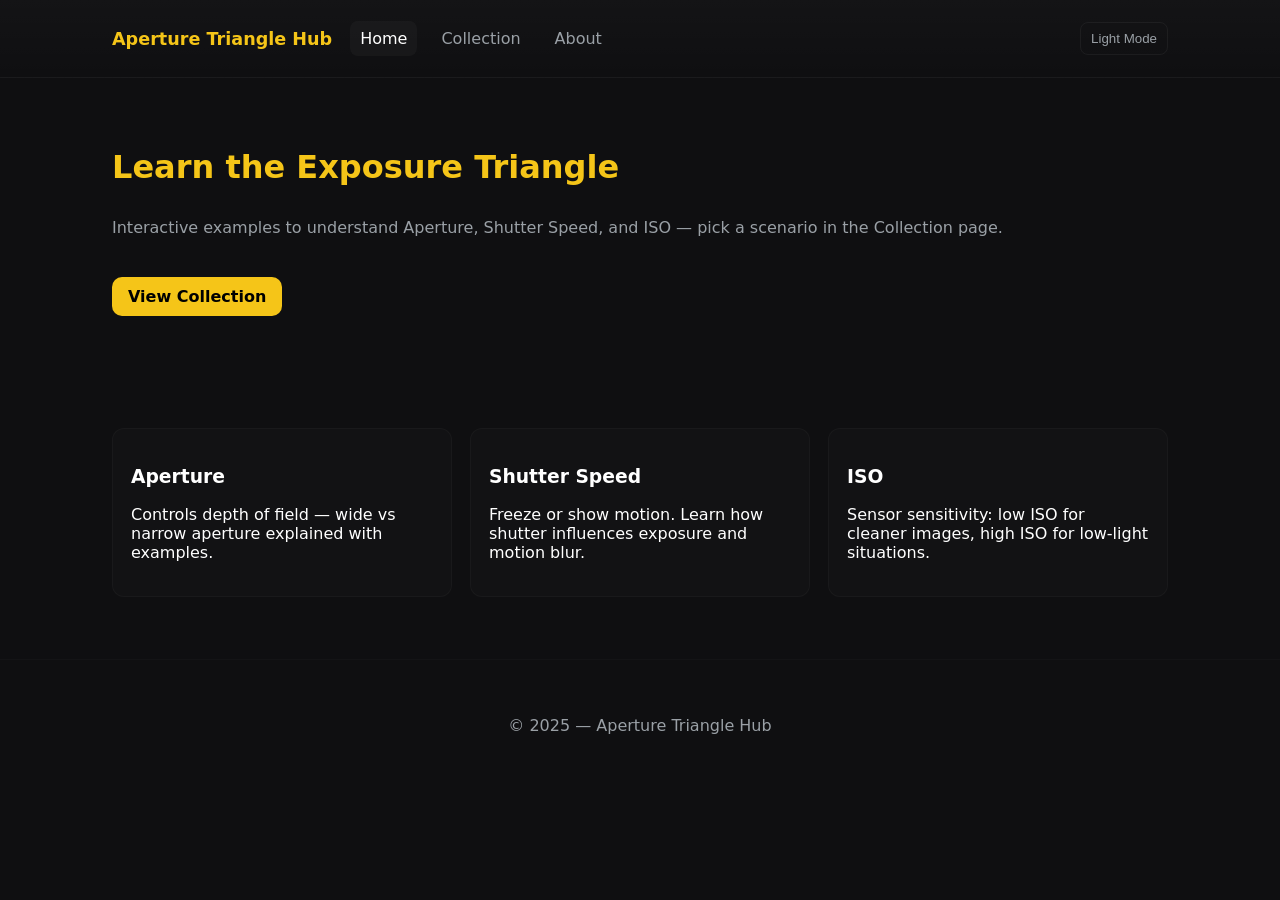
<file: index.html>
<!doctype html>
<html lang="en">
<head>
  <meta charset="utf-8" />
  <meta name="viewport" content="width=device-width,initial-scale=1" />
  <title>Aperture Triangle Hub — Home</title>
  <link rel="stylesheet" href="style.css" />
</head>
<body>
  <header class="header">
    <div class="container header-inner">
      <a class="web-name" href="index.html">Aperture Triangle Hub</a>

      <nav class="main-nav" aria-label="Main navigation">
        <ul>
          <li><a href="index.html" class="active">Home</a></li>
          <li><a href="collection.html">Collection</a></li>
          <li><a href="about.html">About</a></li>
        </ul>
      </nav>
      <div class="actions">
  <button id="themeToggle">Light Mode</button>
</div>
  </header>

  <main>
    <section class="main-section">
      <div class="container">
        <h1>Learn the Exposure Triangle</h1>
        <p class="lead">Interactive examples to understand Aperture, Shutter Speed, and ISO — pick a scenario in the Collection page.</p>
        <a class="shortcut-btn" href="collection.html">View Collection</a>
      </div>
    </section>

    <section class="collection">
      <div class="container grid-3">
        <article class="items">
          <h3>Aperture</h3>
          <p>Controls depth of field — wide vs narrow aperture explained with examples.</p>
        </article>

        <article class="items">
          <h3>Shutter Speed</h3>
          <p>Freeze or show motion. Learn how shutter influences exposure and motion blur.</p>
        </article>

        <article class="items">
          <h3>ISO</h3>
          <p>Sensor sensitivity: low ISO for cleaner images, high ISO for low-light situations.</p>
        </article>
      </div>
    </section>
  </main>

  <footer class="footer">
    <div class="container">
      <p>© 2025 — Aperture Triangle Hub</p>
    </div>
  </footer>

  <script src="script.js"></script>
</body>
</html>
</file>
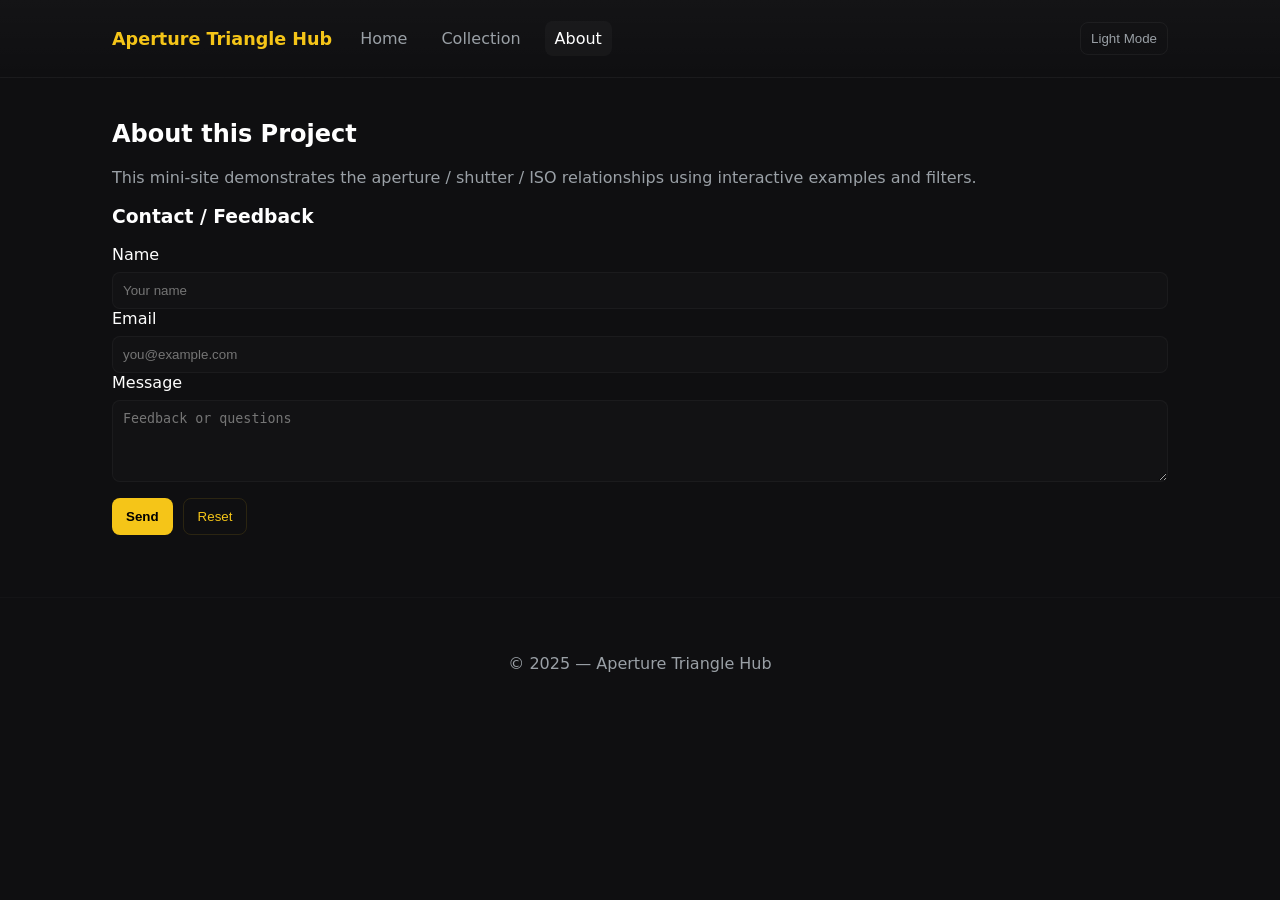
<file: about.html>
<!doctype html>
<html lang="en">
<head>
  <meta charset="utf-8" />
  <meta name="viewport" content="width=device-width,initial-scale=1" />
  <title>Aperture Triangle Hub — About</title>
  <link rel="stylesheet" href="style.css" />
</head>
<body>
  <header class="header">
    <div class="container header-inner">
      <a class="web-name" href="index.html">Aperture Triangle Hub</a>

      <nav class="main-nav" aria-label="Main navigation">
        <ul>
          <li><a href="index.html">Home</a></li>
          <li><a href="collection.html">Collection</a></li>
          <li><a href="about.html" class="active">About</a></li>
        </ul>
      </nav>
      <div class="actions">
  <button id="themeToggle">Light Mode</button>
</div>
  </header>

  <main>
    <section class="container about-page">
      <h2>About this Project</h2>
      <p class="lead">This mini-site demonstrates the aperture / shutter / ISO relationships using interactive examples and filters.</p>

      <section class="contact">
        <h3>Contact / Feedback</h3>
        <form id="contactForm" action="#" method="post" novalidate>
          <label for="name">Name</label>
          <input id="name" name="name" type="text" placeholder="Your name" required />

          <label for="email">Email</label>
          <input id="email" name="email" type="email" placeholder="you@example.com" required />

          <label for="message">Message</label>
          <textarea id="message" name="message" rows="4" placeholder="Feedback or questions"></textarea>

          <div class="form-actions">
            <button type="submit" class="btn-primary">Send</button>
            <button type="reset" class="btn-ghost">Reset</button>
          </div>
        </form>
      </section>
    </section>
  </main>

  <footer class="footer">
    <div class="container">
      <p>© 2025 — Aperture Triangle Hub</p>
    </div>
  </footer>

  <script src="script.js"></script>
</body>
</html>
</file>
<file: style.css>
:root{
  --bg: #0f0f11;
  --card: #121214;
  --muted: #9aa0a6;
  --accent: #f5c518;
  --accent-2: #4da6ff;
  --glass: rgba(255,255,255,0.03);
  --max-width: 1100px;
  --radius: 12px;
  --gap: 18px;
  --text: #ffffff;
}

*{box-sizing:border-box}
html,body{
    height:100%;
    margin:0;
    font-family: "Poppins", system-ui, -apple-system, "Segoe UI", Roboto, "Helvetica Neue", Arial; 
    background:var(--bg);
    color:var(--text);
}

/* Container */
.container{
    max-width:var(--max-width); 
    margin:0 auto; padding:22px;
}

/* Header / Nav */
.header{
    background:linear-gradient(180deg, rgba(255,255,255,0.02), transparent);
    border-bottom:1px solid rgba(255,255,255,0.03);
}

.header-inner{
    display:flex;
    align-items:center; 
    gap:18px;
}

.web-name{
    font-weight:700; 
    text-decoration:none; 
    color:var(--accent); 
    font-size:1.1rem;
}

.main-nav ul{
    list-style:none; 
    margin:0; 
    padding:0; 
    display:flex; 
    gap:14px; 
    align-items:center;
}

.main-nav a{
    color:var(--muted); 
    text-decoration:none; 
    padding:8px 10px; 
    border-radius:8px;
}

.main-nav a:hover, .main-nav a.active{
    background:var(--glass); 
    color:var(--text);
}

/* Actions */
.actions{
    margin-left:auto;
}

.actions button{
    background:transparent; 
    border:1px solid rgba(255,255,255,0.05); 
    color:var(--muted); 
    padding:8px 10px; 
    border-radius:8px; 
    cursor:pointer;
}

.actions button:hover{
    color:var(--text); 
    border-color:var(--accent);
}

/* main */
.main-section{
    padding:48px 0; 
    text-align:left;
}

.main-section .container{
    display:flex; 
    gap:24px; 
    align-items:center; 
    justify-content:space-between; 
    flex-wrap:wrap;
}

.main-section h1{
    font-size:2rem; 
    margin:0 0 8px 0; 
    color:var(--accent);
}

.lead{
    color:var(--muted); 
    margin:0 0 16px 0;
}

.shortcut-btn{
    display:inline-block; 
    background:var(--accent); 
    color:#000; 
    padding:10px 16px; 
    border-radius:10px; 
    text-decoration:none; 
    font-weight:700;
}

/* grid */
.grid-3{
    display:grid; 
    grid-template-columns:repeat(auto-fit,minmax(220px,1fr)); 
    gap:18px; 
    margin-top:20px;
}

.items{
    background:var(--card); 
    border-radius:12px; 
    padding:18px; 
    border:1px solid rgba(255,255,255,0.03);
}

/* Controls area on Collection */
.controls{
    display:flex; 
    flex-wrap:wrap; 
    gap:12px; 
    align-items:center; 
    margin:18px 0;
}

.controls label{
    color:var(--muted); 
    width:100%;
}

.controls select{
    padding:10px; 
    border-radius:8px; 
    border:1px solid rgba(255,255,255,0.06); 
    background:var(--card); 
    color:var(--text); 
    min-width:260px;
}

.control-buttons{
    display:flex; 
    gap:10px; 
    margin-left:auto;
}

.btn-primary{
    background:var(--accent); 
    color:#000; 
    border:none; 
    padding:10px 14px; 
    border-radius:8px; 
    font-weight:700; 
    cursor:pointer;
}

.btn-ghost{
    background:transparent; 
    color:var(--accent); 
    border:1px solid rgba(245,197,24,0.12); 
    padding:10px 14px; 
    border-radius:8px; 
    cursor:pointer;
}

/* Collection grid (dynamic) */
.list-grid{display:grid; 
    grid-template-columns:repeat(auto-fill,minmax(260px,1fr)); 
    gap:16px; 
    margin-top:12px;
}

.card{
    background:linear-gradient(180deg, rgba(255,255,255,0.02), transparent); 
    border-radius:12px; 
    padding:16px; 
    border:1px solid rgba(255,255,255,0.03);
}

/* Card inner layout */
.card .thumb{
    width: 100%;
    height: 180px; /* increase if needed */
    border-radius:8px; 
    overflow:hidden;
    display:flex; 
    align-items:center; 
    justify-content:center;
    background:#222;
}

.card .thumb img{
    width: 100%;
    height: 100%;
    object-fit: cover; /* fill the area, crop excess */
}


.card h3{
    margin:12px 0 6px 0; 
    color:var(--accent);
}

.card p{
    margin:4px 0; 
    color:var(--muted); 
    font-size:0.95rem;
}

/* Responsive tweaks */
@media (max-width:720px){
  .header-inner{
    flex-direction:column; 
    align-items:flex-start; 
    gap:10px;
}
  .main-section .container{
    flex-direction:column; 
    align-items:flex-start;
}
  .control-buttons{
    margin-left:0; 
    width:100%; 
    justify-content:space-between;
}

}

/* Footer */
.footer{
    margin-top:40px; 
    padding:18px 0; 
    border-top:1px solid rgba(255,255,255,0.02); 
    color:var(--muted); 
    text-align:center;
}

/* Form (About) */
.contact input, .contact textarea{
    width:100%; 
    padding:10px; 
    border-radius:8px; 
    border:1px solid rgba(255,255,255,0.04); 
    background:var(--card); 
    color:var(--text); 
    margin-top:8px;
}

.form-actions{
    display:flex; 
    gap:10px; 
    margin-top:12px; 
    justify-content:flex-start;
}

/* LIGHT MODE THEME */
.light-mode {
  --bg: #ffffff;
  --card: #f4f4f4;
  --text: #222222;
  --muted: #555555;
  --glass: rgba(0,0,0,0.05);
  --accent: #f5c518;
}
/* POPUP STYLES */
.popup {
    display: none;
    position: fixed;
    inset: 0;
    background: rgba(0,0,0,0.7);
    justify-content: center;
    align-items: center;
    z-index: 999;
}


.popup-content {
    background: var(--card);
    padding: 20px;
    border-radius: 14px;
    width: 90%;
    max-width: 450px;
    text-align: center;
    color: var(--text);
}


.popup-content img {
    width: 100%;
    border-radius: 12px;
    margin-bottom: 15px;
}

/* CLOSE BUTTON */
.close {
    float: right;
    font-size: 26px;
    cursor: pointer;
    color: var(--text);
}

/* Hover effects */
.card :hover {
    transform: scale(1.04);
    box-shadow: 0 10px 20px rgba(0,0,0,0.25);
    border-color: var(--accent);
}

/* Image styling */
.card-image img {
    width: 100%;
    height: 160px;
    object-fit: cover;
    border-radius: 10px;
    transition: 0.3s ease;
}

/* Image zoom on hover */
.card:hover img {
    transform: scale(1.08);
}

/* Info section */
.card-info {
    margin-top: 10px;
}

.card-info h3 {
    margin: 5px 0;
    color: var(--accent);
}

.card-info p {
    margin: 3px 0;
    font-size: 0.9rem;
    color: var(--muted);
}

/* Light Mode Support */
.light-mode .card {
    background: var(--card);
    color: var(--text);
}
</file>
